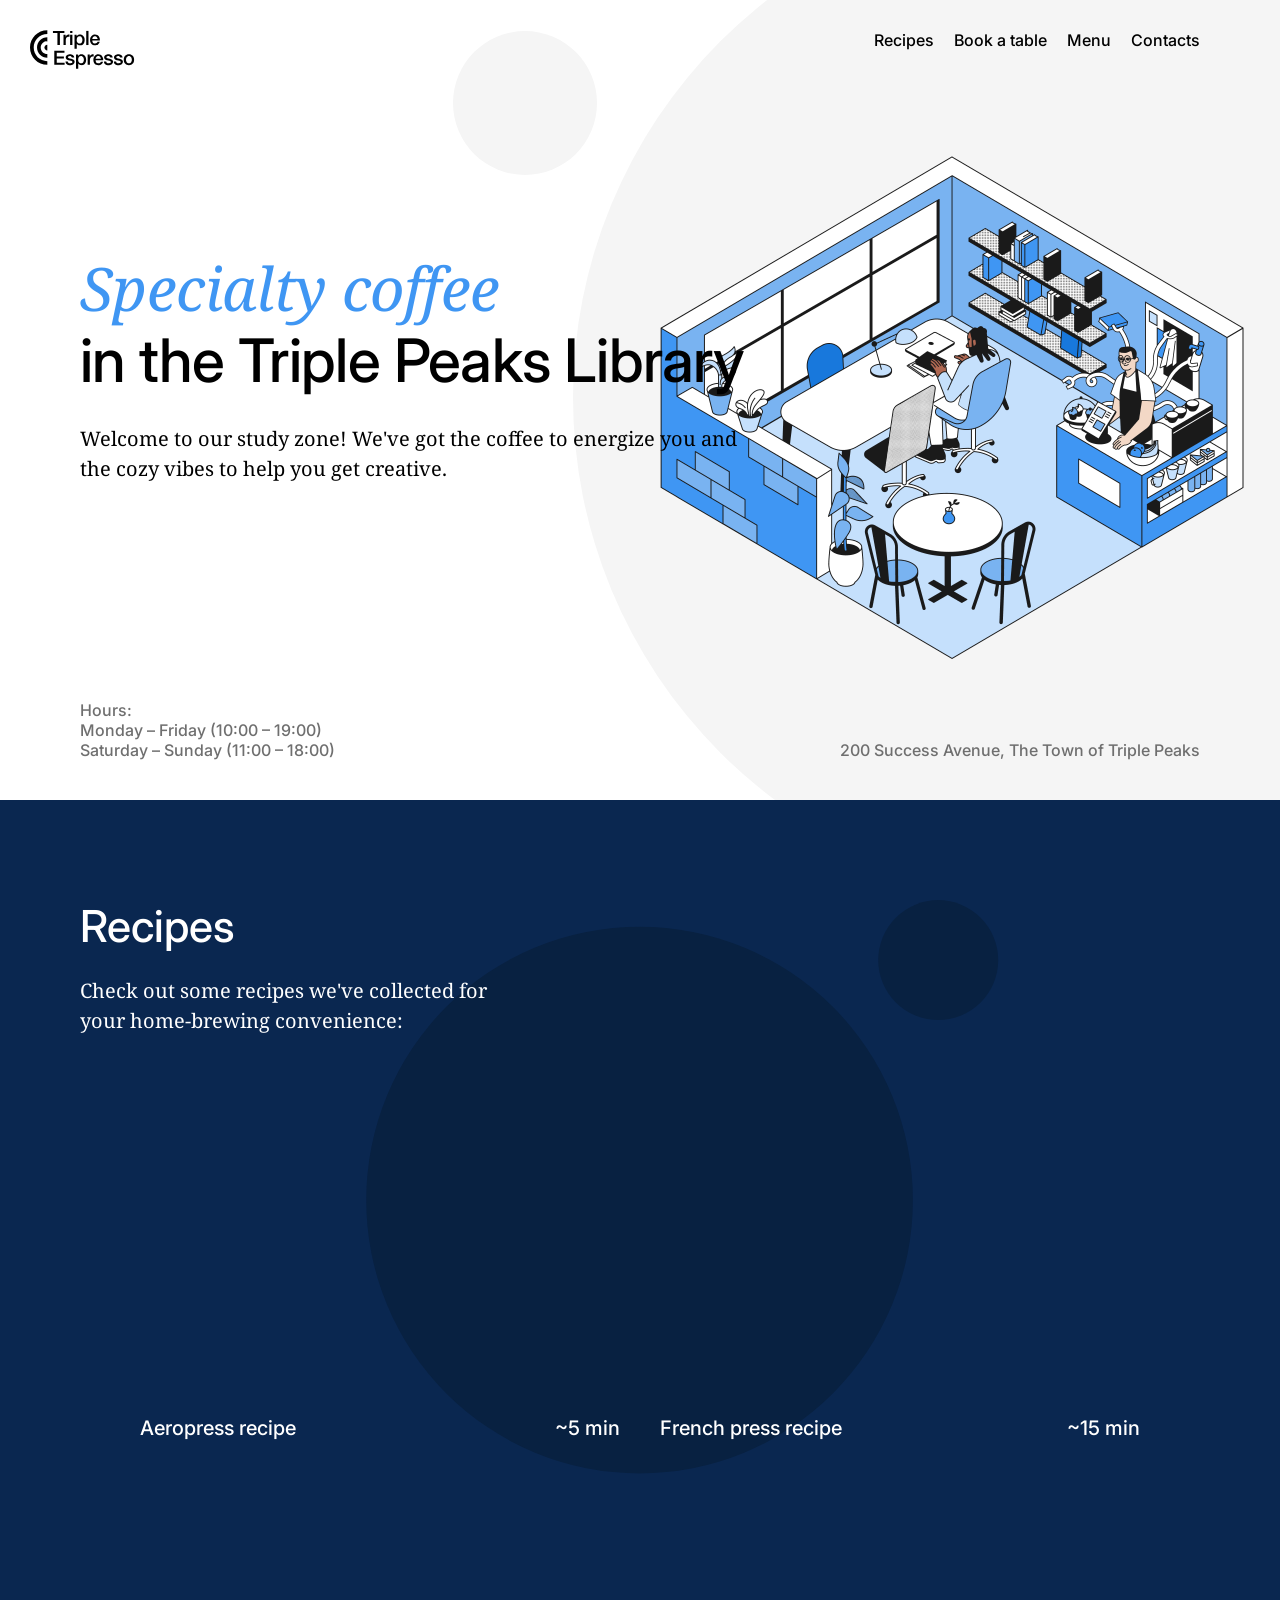
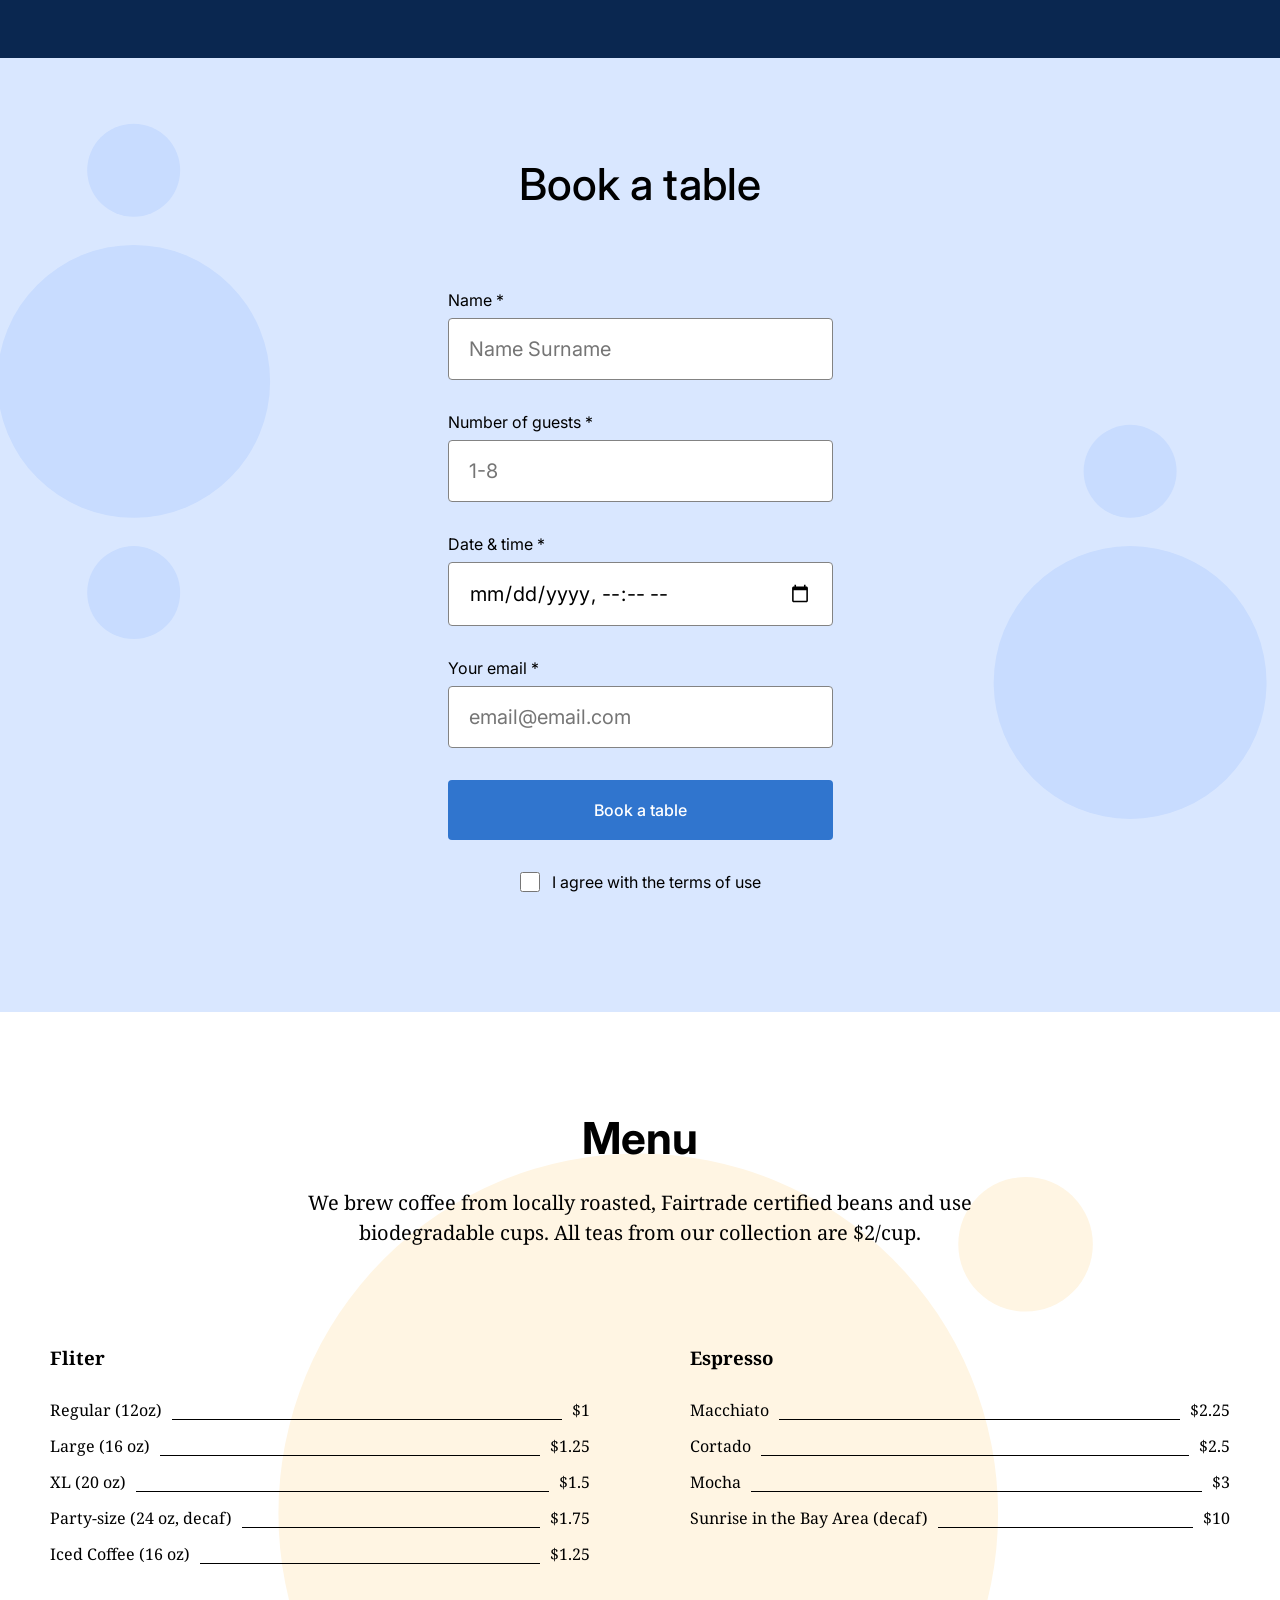
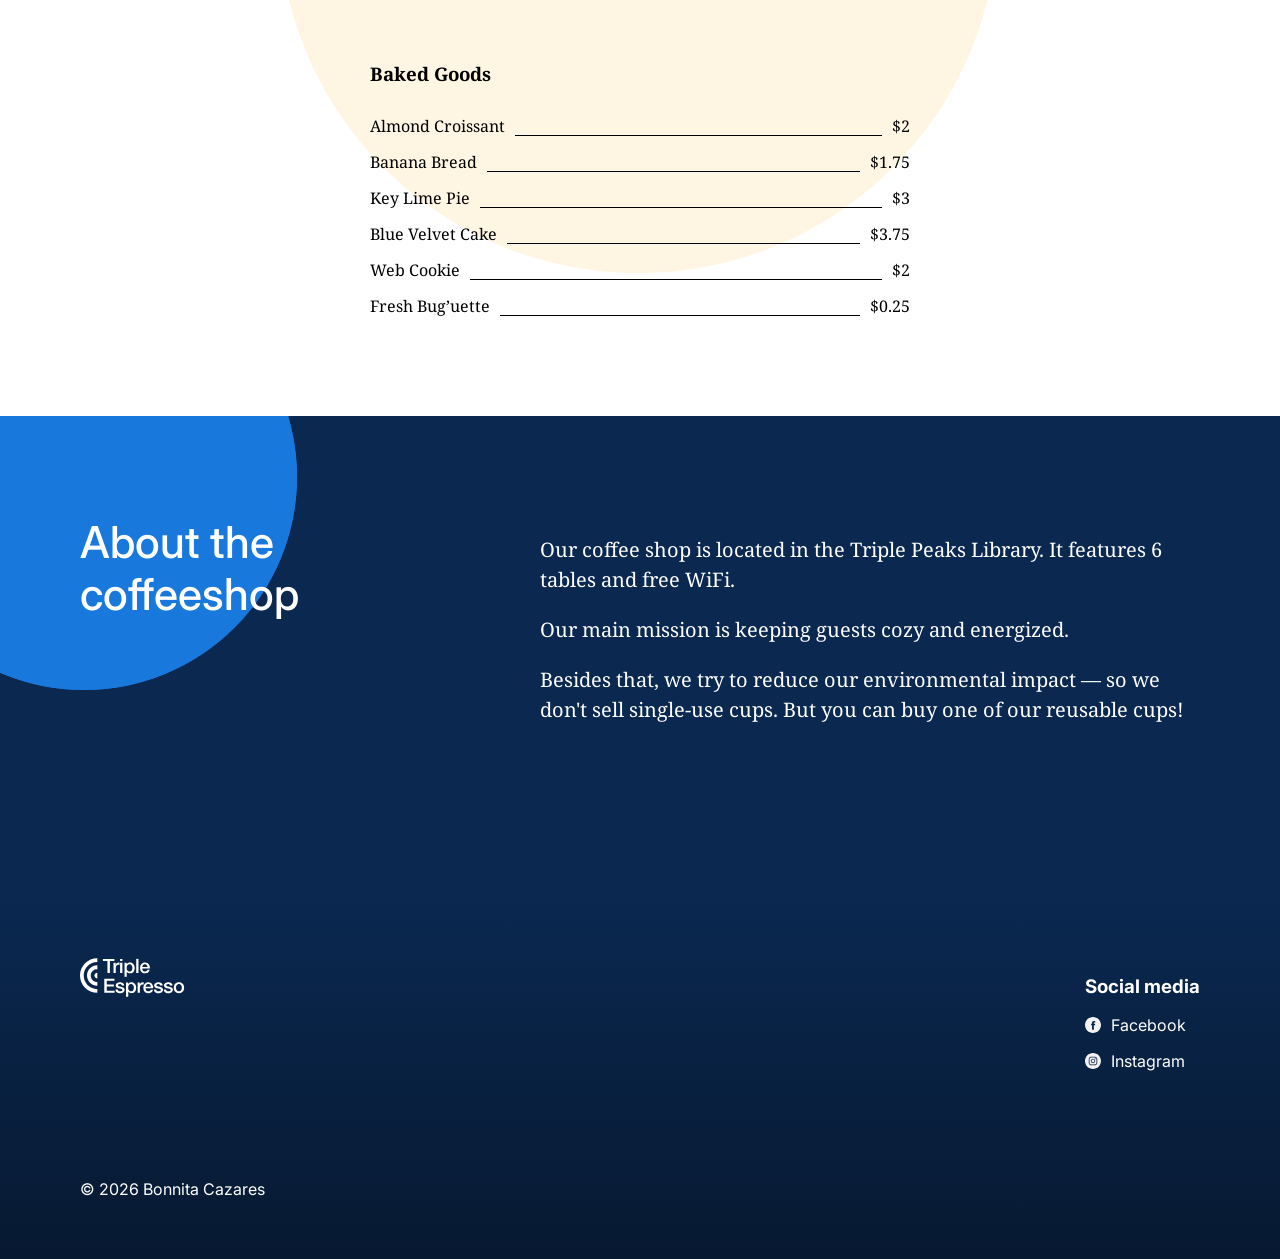
<file: index.html>
<!doctype html>
<html lang="en">
  <head>
    <meta charset="UTF-8" />
    <meta http-equiv="X-UA-Compatible" content="IE=edge" />
    <meta name="viewport" content="width=device-width, initial-scale=1.0" />
    <meta name="description" content="Coffee Shop Landing Page" />
    <meta name="author" content="Bonnita Cazares" />
    <meta name="keywords" content="HTML, CSS" />
    <link rel="stylesheet" href="./pages/index.css" />
    <link rel="preconnect" href="https://fonts.googleapis.com" />
    <link rel="preconnect" href="https://fonts.gstatic.com" crossorigin />
    <link
      href="https://fonts.googleapis.com/css2?family=Inter:wght@100..900&family=Noto+Serif:ital,wght@0,100..900;1,100..900&display=swap"
      rel="stylesheet"
    />
    <link rel="icon" type="image/x-icon" href="favicon.ico" />
    <title>Coffee Shop</title>
  </head>
  <body>
    <div class="page">
      <header class="header">
        <nav class="nav">
          <img
            src="./images/logo_coffeeshop_dark.svg"
            alt="Triple Espresso Coffee Shop Logo"
            class="nav__logo"
          />
          <ul class="nav__links">
            <li>
              <a href="#recipes" class="nav__link">Recipes</a>
            </li>
            <li>
              <a href="#book-a-table" class="nav__link">Book a table</a>
            </li>
            <li>
              <a href="#menu" class="nav__link">Menu</a>
            </li>
            <li>
              <a href="#contacts" class="nav__link">Contacts</a>
            </li>
          </ul>
        </nav>
        <h1 class="header__title">
          <span class="header__span-accent">Specialty coffee</span>in the Triple
          Peaks Library
        </h1>
        <p class="header__description">
          Welcome to our study zone! We've got the coffee to energize you and
          the cozy vibes to help you get creative.
        </p>
        <img
          src="./images/inside_coffee_shop.png"
          alt="Illustration 'Inside the coffee shop'"
          class="header__image"
        />
        <div class="header__footer">
          <div class="header__hours">
            <p class="header__paragraph">Hours:</p>
            <p class="header__paragraph">Monday – Friday (10:00 – 19:00)</p>
            <p class="header__paragraph">Saturday – Sunday (11:00 – 18:00)</p>
          </div>
          <p class="header__paragraph">
            200 Success Avenue, The Town of Triple Peaks
          </p>
        </div>
      </header>

      <main class="content">
        <section id="recipes" class="recipes">
          <h2 class="recipes__title">Recipes</h2>
          <p class="recipes__subtitle">
            Check out some recipes we've collected for your home-brewing
            convenience:
          </p>
          <ul class="recipes__videos">
            <li>
              <iframe
                class="recipes__iframe"
                src="https://www.youtube.com/embed/j6VlT_jUVPc?si=Czmbv1fYcLE8-O89"
                title="YouTube video player"
                frameborder="0"
                allow="
                  accelerometer;
                  autoplay;
                  clipboard-write;
                  encrypted-media;
                  gyroscope;
                  picture-in-picture;
                  web-share;
                "
                referrerpolicy="strict-origin-when-cross-origin"
                allowfullscreen
              ></iframe>
              <p class="recipes__video-caption">
                <span>Aeropress recipe</span> <span>~5 min</span>
              </p>
            </li>
            <li>
              <iframe
                class="recipes__iframe"
                src="https://www.youtube.com/embed/st571DYYTR8?si=J562-lEyVQRu_YG4"
                title="YouTube video player"
                frameborder="0"
                allow="
                  accelerometer;
                  autoplay;
                  clipboard-write;
                  encrypted-media;
                  gyroscope;
                  picture-in-picture;
                  web-share;
                "
                referrerpolicy="strict-origin-when-cross-origin"
                allowfullscreen
              ></iframe>
              <p class="recipes__video-caption">
                <span>French press recipe</span> <span>~15 min</span>
              </p>
            </li>
          </ul>
        </section>
        <section id="book-a-table" class="reservation">
          <h2 class="reservation__title">Book a table</h2>
          <form class="reservation__form form">
            <fieldset class="form__fieldset">
              <label for="name-input" class="form__label">
                Name *
                <input
                  class="form__input"
                  id="name-input"
                  type="text"
                  placeholder="Name Surname"
                  required
                />
              </label>
              <label for="guests-input" class="form__label">
                Number of guests *
                <input
                  class="form__input"
                  id="guests-input"
                  type="number"
                  min="1"
                  max="8"
                  placeholder="1-8"
                  required
                />
              </label>
              <label for="datetime-input" class="form__label">
                Date & time *
                <input
                  class="form__input"
                  id="datetime-input"
                  type="datetime-local"
                  required
                />
              </label>
              <label for="email-input" class="form__label">
                Your email *
                <input
                  class="form__input"
                  id="email-input"
                  type="email"
                  placeholder="email@email.com"
                  required
                />
              </label>
            </fieldset>
            <button class="form__button">Book a table</button>
            <label for="checkbox" class="form__label form__label_type_checkbox">
              <input id="checkbox" class="form__checkbox" type="checkbox" />
              I agree with the terms of use
            </label>
          </form>
        </section>
        <section id="menu" class="menu">
          <h2 class="menu__title">Menu</h2>
          <p class="menu__subtitle">
            We brew coffee from locally roasted, Fairtrade certified beans and
            use biodegradable cups. All teas from our collection are $2/cup.
          </p>
          <ul class="menu__cards">
            <li class="card">
              <h3 class="card__title">Fliter</h3>
              <ul class="card__list">
                <li class="card__list-item">
                  Regular (12oz) <span class="card__list-divider"></span>$1
                </li>
                <li class="card__list-item">
                  Large (16 oz) <span class="card__list-divider"></span>$1.25
                </li>
                <li class="card__list-item">
                  XL (20 oz) <span class="card__list-divider"></span>$1.5
                </li>
                <li class="card__list-item">
                  Party-size (24 oz, decaf)
                  <span class="card__list-divider"></span>$1.75
                </li>
                <li class="card__list-item">
                  Iced Coffee (16 oz)
                  <span class="card__list-divider"></span>$1.25
                </li>
              </ul>
            </li>
            <li class="card">
              <h3 class="card__title">Espresso</h3>
              <ul class="card__list">
                <li class="card__list-item">
                  Macchiato <span class="card__list-divider"></span>$2.25
                </li>
                <li class="card__list-item">
                  Cortado <span class="card__list-divider"></span>$2.5
                </li>
                <li class="card__list-item">
                  Mocha <span class="card__list-divider"></span>$3
                </li>
                <li class="card__list-item">
                  Sunrise in the Bay Area (decaf)
                  <span class="card__list-divider"></span>$10
                </li>
              </ul>
            </li>
            <li class="card">
              <h3 class="card__title">Baked Goods</h3>
              <ul class="card__list">
                <li class="card__list-item">
                  Almond Croissant <span class="card__list-divider"></span>$2
                </li>
                <li class="card__list-item">
                  Banana Bread <span class="card__list-divider"></span>$1.75
                </li>
                <li class="card__list-item">
                  Key Lime Pie <span class="card__list-divider"></span>$3
                </li>
                <li class="card__list-item">
                  Blue Velvet Cake
                  <span class="card__list-divider"></span>$3.75
                </li>
                <li class="card__list-item">
                  Web Cookie <span class="card__list-divider"></span>$2
                </li>
                <li class="card__list-item">
                  Fresh Bug’uette <span class="card__list-divider"></span>$0.25
                </li>
              </ul>
            </li>
          </ul>
        </section>
        <section class="about">
          <h2 class="about__title">About the coffeeshop</h2>
          <div class="about__content">
            <p class="about__paragraph">
              Our coffee shop is located in the Triple Peaks Library. It
              features 6 tables and free WiFi.
            </p>
            <p class="about__paragraph">
              Our main mission is keeping guests cozy and energized.
            </p>
            <p class="about__paragraph">
              Besides that, we try to reduce our environmental impact — so we
              don't sell single-use cups. But you can buy one of our reusable
              cups!
            </p>
          </div>
          <div class="about__circle"></div>
          <div class="about__circle about__circle_animation_blurred"></div>
        </section>
      </main>
      <footer id="contacts" class="footer">
        <div class="footer__content">
          <img
            src="./images/logo_coffeeshop_light.svg"
            alt="Triple Peaks Logo"
            class="footer__logo"
          />
          <div>
            <h3 class="footer__social-heading">Social media</h3>
            <ul class="footer__list">
              <li class="footer__list-item">
                <a href="#" class="footer__social-link">
                  <img
                    src="./images/facebook_white.svg"
                    alt="Facebook icon"
                    class="footer__social-icon"
                  />
                  Facebook
                </a>
              </li>
              <li class="footer__list-item">
                <a href="#" class="footer__social-link">
                  <img
                    src="./images/instagram_white.svg"
                    alt="Instagram icon"
                    class="footer__social-icon"
                  />
                  Instagram
                </a>
              </li>
            </ul>
          </div>
        </div>
        <p class="footer__copyright">&copy; 2026 Bonnita Cazares</p>
      </footer>
    </div>
  </body>
</html>
</file>
<file: pages/index.css>
@import url(../vendor/normalize.css);
@import url(../blocks/page.css);
@import url(../blocks/header.css);
@import url(../blocks/nav.css);
@import url(../blocks/recipes.css);
@import url(../blocks/reservation.css);
@import url(../blocks/form.css);
@import url(../blocks/menu.css);
@import url(../blocks/card.css);
@import url(../blocks/about.css);
@import url(../blocks/footer.css);
</file>
